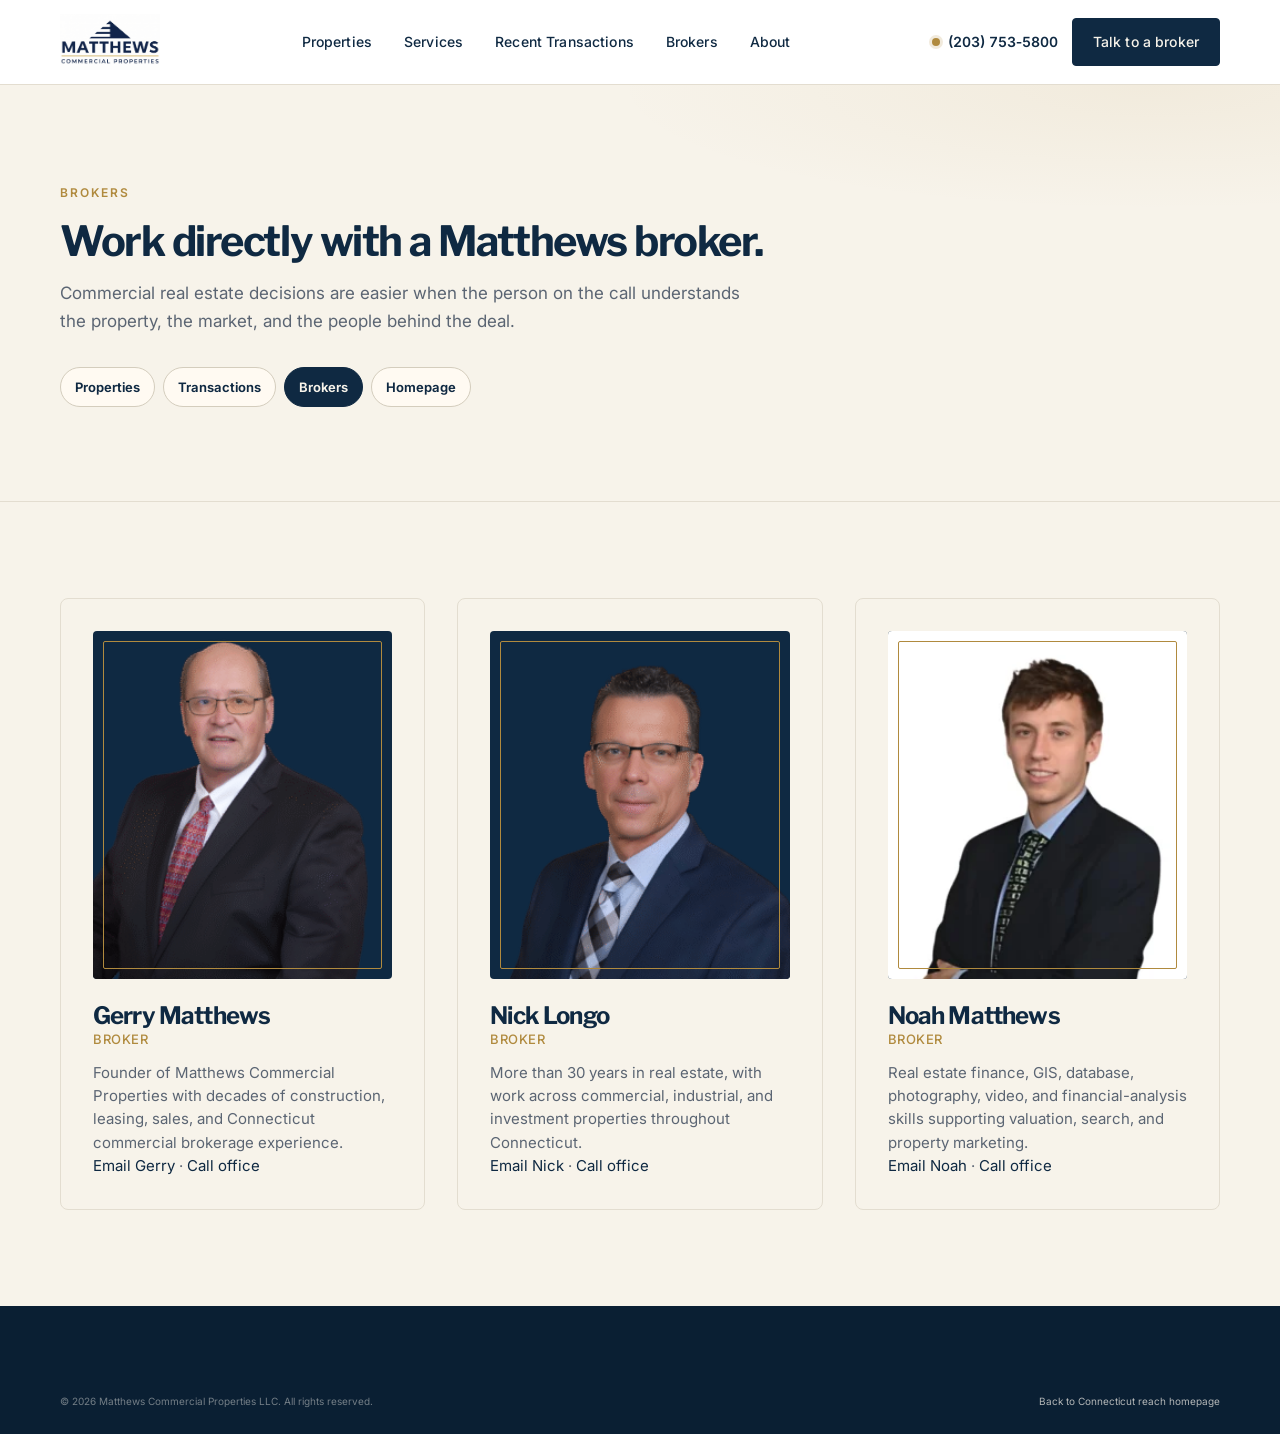
<file: brokers-connecticut.html>
<!doctype html>
<html lang="en">
  <head>
    <meta charset="utf-8" />
    <meta name="viewport" content="width=device-width,initial-scale=1" />
    <title>Brokers — Matthews Commercial Properties</title>
    <meta name="description" content="Meet the Matthews Commercial Properties brokers and contact the firm about commercial real estate in Connecticut." />
    <meta name="theme-color" content="#0f2942" />
    <link rel="preconnect" href="https://fonts.googleapis.com" />
    <link rel="preconnect" href="https://fonts.gstatic.com" crossorigin />
    <link href="https://fonts.googleapis.com/css2?family=Inter:wght@300..700&family=Libre+Franklin:wght@400..800&display=swap" rel="stylesheet" />
    <link rel="stylesheet" href="css/styles.css" />
  </head>
  <body class="page-connecticut-reach">
    <header class="site-header" id="siteHeader">
      <div class="container header-inner">
        <a href="connecticut-reach.html" class="brand" aria-label="Matthews Commercial Properties home">
          <img class="brand-logo" src="assets/matthews-logo.jpg" alt="Matthews Commercial Properties" width="1935" height="1080" />
        </a>
        <nav class="primary-nav" aria-label="Primary">
          <ul>
            <li><a href="properties-connecticut.html">Properties</a></li>
            <li><a href="connecticut-reach.html#services">Services</a></li>
            <li><a href="transactions-connecticut.html">Recent Transactions</a></li>
            <li><a href="brokers-connecticut.html">Brokers</a></li>
            <li><a href="connecticut-reach.html#about">About</a></li>
          </ul>
        </nav>
        <div class="header-cta">
          <a class="phone-link" href="tel:+12037535800"><span class="phone-dot" aria-hidden="true"></span>(203) 753&#8209;5800</a>
          <a class="btn btn-primary" href="connecticut-reach.html#contact">Talk to a broker</a>
          <button class="nav-toggle" id="navToggle" aria-expanded="false" aria-controls="mobileNav" aria-label="Menu">
            <span></span><span></span><span></span>
          </button>
        </div>
      </div>
      <div class="mobile-nav" id="mobileNav" hidden>
        <ul>
          <li><a href="properties-connecticut.html">Properties</a></li>
          <li><a href="connecticut-reach.html#services">Services</a></li>
          <li><a href="transactions-connecticut.html">Recent Transactions</a></li>
          <li><a href="brokers-connecticut.html">Brokers</a></li>
          <li><a href="connecticut-reach.html#about">About</a></li>
          <li><a href="connecticut-reach.html#contact">Contact</a></li>
        </ul>
      </div>
    </header>

    <main>
      <section class="subpage-hero">
        <div class="container">
          <span class="kicker">Brokers</span>
          <h1>Work directly with a Matthews broker.</h1>
          <p>
            Commercial real estate decisions are easier when the person on the call understands the
            property, the market, and the people behind the deal.
          </p>
          <nav class="subpage-tabs" aria-label="Site pages">
            <a href="properties-connecticut.html">Properties</a>
            <a href="transactions-connecticut.html">Transactions</a>
            <a class="is-active" href="brokers-connecticut.html">Brokers</a>
            <a href="connecticut-reach.html">Homepage</a>
          </nav>
        </div>
      </section>

      <section class="subpage-section">
        <div class="container">
          <div class="broker-list">
            <article class="team-card">
              <div class="team-portrait"><img src="assets/gerry-matthews.png" alt="Gerry Matthews" width="270" height="340" /></div>
              <h2>Gerry Matthews</h2>
              <p class="team-role">Broker</p>
              <p class="team-bio">Founder of Matthews Commercial Properties with decades of construction, leasing, sales, and Connecticut commercial brokerage experience.</p>
              <p class="team-bio"><a href="mailto:info@matthewscommercial.com">Email Gerry</a> · <a href="tel:+12037535800">Call office</a></p>
            </article>
            <article class="team-card">
              <div class="team-portrait"><img src="assets/nick-longo.png" alt="Nick Longo" width="270" height="340" /></div>
              <h2>Nick Longo</h2>
              <p class="team-role">Broker</p>
              <p class="team-bio">More than 30 years in real estate, with work across commercial, industrial, and investment properties throughout Connecticut.</p>
              <p class="team-bio"><a href="mailto:info@matthewscommercial.com">Email Nick</a> · <a href="tel:+12037535800">Call office</a></p>
            </article>
            <article class="team-card">
              <div class="team-portrait"><img src="assets/noah-matthews.webp" alt="Noah Matthews" width="270" height="340" /></div>
              <h2>Noah Matthews</h2>
              <p class="team-role">Broker</p>
              <p class="team-bio">Real estate finance, GIS, database, photography, video, and financial-analysis skills supporting valuation, search, and property marketing.</p>
              <p class="team-bio"><a href="mailto:info@matthewscommercial.com">Email Noah</a> · <a href="tel:+12037535800">Call office</a></p>
            </article>
          </div>
        </div>
      </section>
    </main>

    <footer class="site-footer">
      <div class="container footer-meta">
        <small>© <span id="year"></span> Matthews Commercial Properties LLC. All rights reserved.</small>
        <small><a href="connecticut-reach.html">Back to Connecticut reach homepage</a></small>
      </div>
    </footer>
    <script src="js/connecticut-reach.js" defer></script>
  </body>
</html>
</file>
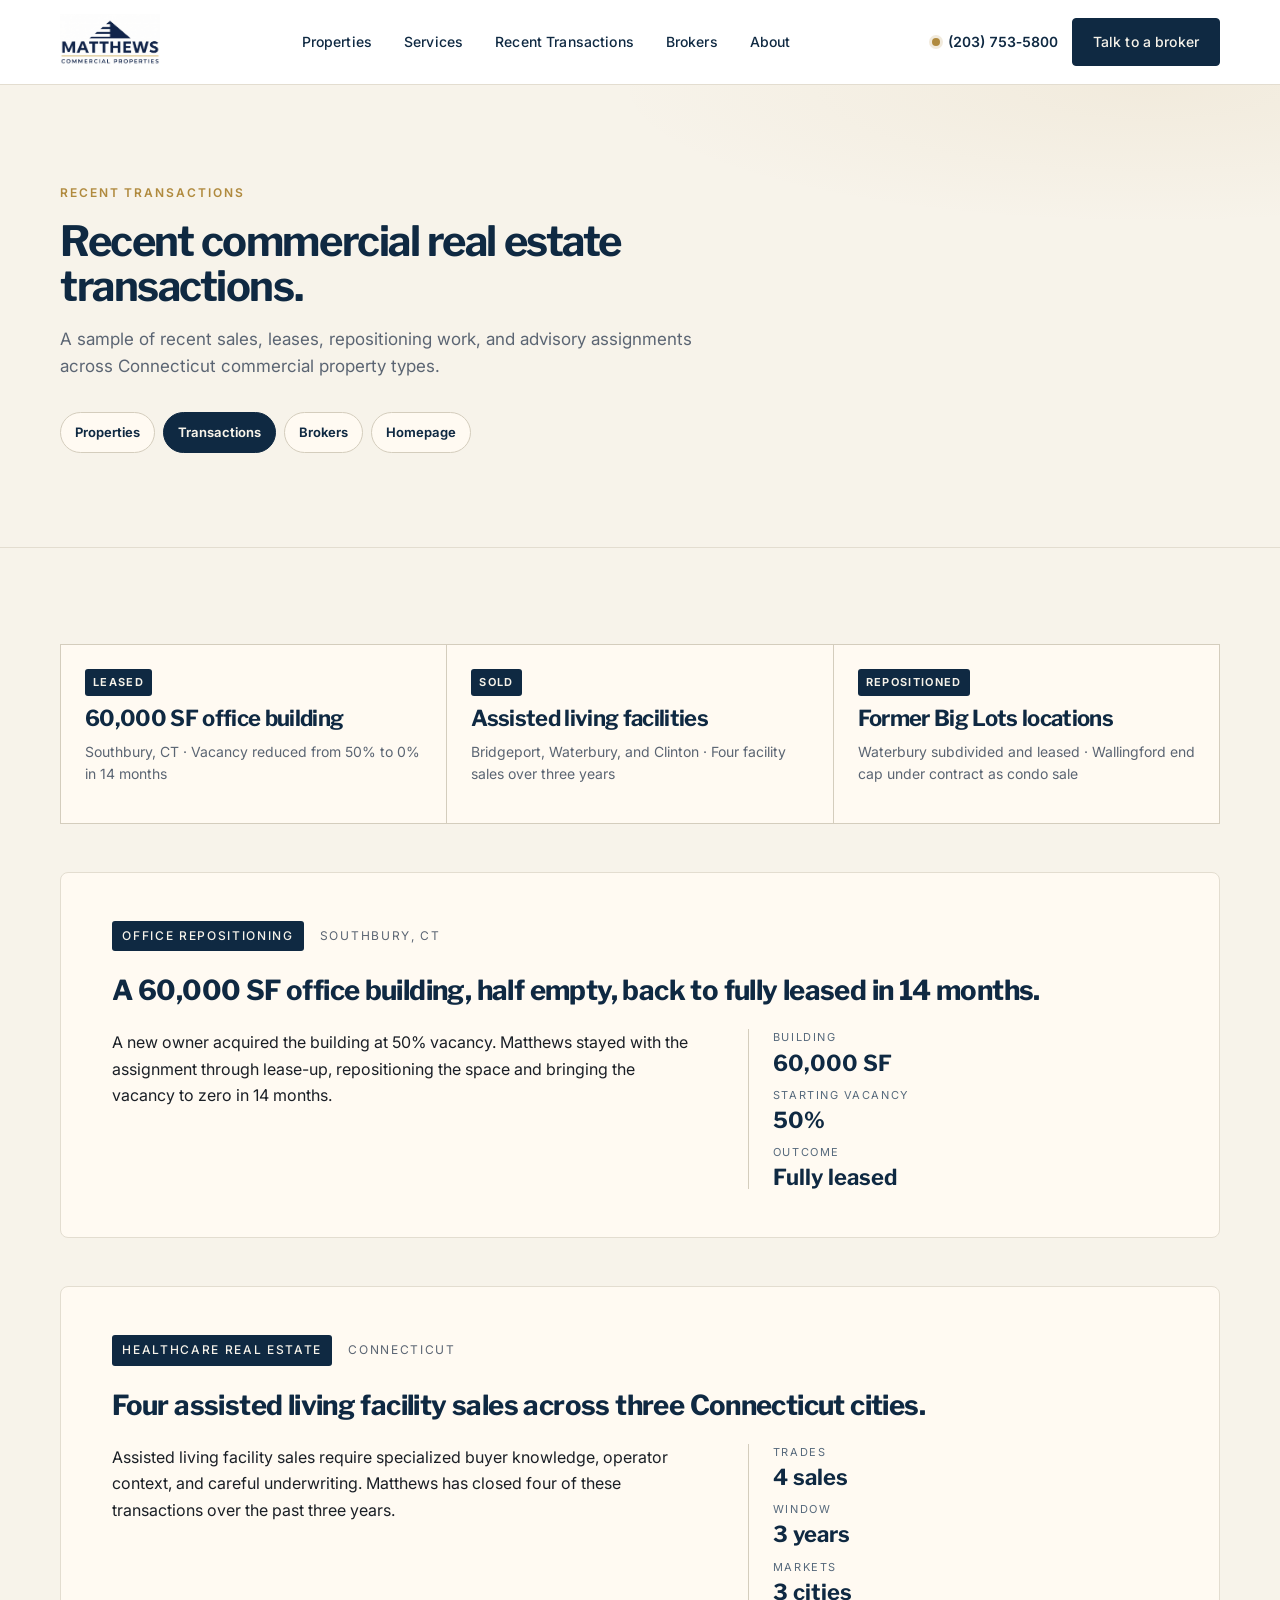
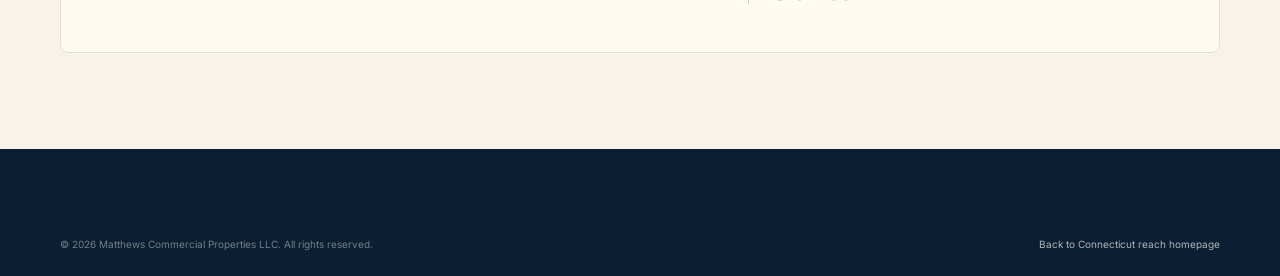
<file: transactions-connecticut.html>
<!doctype html>
<html lang="en">
  <head>
    <meta charset="utf-8" />
    <meta name="viewport" content="width=device-width,initial-scale=1" />
    <title>Recent Transactions — Matthews Commercial Properties</title>
    <meta name="description" content="Recent commercial real estate transactions and selected case studies from Matthews Commercial Properties." />
    <meta name="theme-color" content="#0f2942" />
    <link rel="preconnect" href="https://fonts.googleapis.com" />
    <link rel="preconnect" href="https://fonts.gstatic.com" crossorigin />
    <link href="https://fonts.googleapis.com/css2?family=Inter:wght@300..700&family=Libre+Franklin:wght@400..800&display=swap" rel="stylesheet" />
    <link rel="stylesheet" href="css/styles.css" />
  </head>
  <body class="page-connecticut-reach">
    <header class="site-header" id="siteHeader">
      <div class="container header-inner">
        <a href="connecticut-reach.html" class="brand" aria-label="Matthews Commercial Properties home">
          <img class="brand-logo" src="assets/matthews-logo.jpg" alt="Matthews Commercial Properties" width="1935" height="1080" />
        </a>
        <nav class="primary-nav" aria-label="Primary">
          <ul>
            <li><a href="properties-connecticut.html">Properties</a></li>
            <li><a href="connecticut-reach.html#services">Services</a></li>
            <li><a href="transactions-connecticut.html">Recent Transactions</a></li>
            <li><a href="brokers-connecticut.html">Brokers</a></li>
            <li><a href="connecticut-reach.html#about">About</a></li>
          </ul>
        </nav>
        <div class="header-cta">
          <a class="phone-link" href="tel:+12037535800"><span class="phone-dot" aria-hidden="true"></span>(203) 753&#8209;5800</a>
          <a class="btn btn-primary" href="connecticut-reach.html#contact">Talk to a broker</a>
          <button class="nav-toggle" id="navToggle" aria-expanded="false" aria-controls="mobileNav" aria-label="Menu">
            <span></span><span></span><span></span>
          </button>
        </div>
      </div>
      <div class="mobile-nav" id="mobileNav" hidden>
        <ul>
          <li><a href="properties-connecticut.html">Properties</a></li>
          <li><a href="connecticut-reach.html#services">Services</a></li>
          <li><a href="transactions-connecticut.html">Recent Transactions</a></li>
          <li><a href="brokers-connecticut.html">Brokers</a></li>
          <li><a href="connecticut-reach.html#about">About</a></li>
          <li><a href="connecticut-reach.html#contact">Contact</a></li>
        </ul>
      </div>
    </header>

    <main>
      <section class="subpage-hero">
        <div class="container">
          <span class="kicker">Recent transactions</span>
          <h1>Recent commercial real estate transactions.</h1>
          <p>
            A sample of recent sales, leases, repositioning work, and advisory assignments across
            Connecticut commercial property types.
          </p>
          <nav class="subpage-tabs" aria-label="Site pages">
            <a href="properties-connecticut.html">Properties</a>
            <a class="is-active" href="transactions-connecticut.html">Transactions</a>
            <a href="brokers-connecticut.html">Brokers</a>
            <a href="connecticut-reach.html">Homepage</a>
          </nav>
        </div>
      </section>

      <section class="subpage-section">
        <div class="container">
          <div class="transaction-list">
            <article><span>Leased</span><strong>60,000 SF office building</strong><em>Southbury, CT · Vacancy reduced from 50% to 0% in 14 months</em></article>
            <article><span>Sold</span><strong>Assisted living facilities</strong><em>Bridgeport, Waterbury, and Clinton · Four facility sales over three years</em></article>
            <article><span>Repositioned</span><strong>Former Big Lots locations</strong><em>Waterbury subdivided and leased · Wallingford end cap under contract as condo sale</em></article>
          </div>

          <div class="case-stack">
            <article class="case">
              <div class="case-meta"><span class="case-tag">Office repositioning</span><span class="case-loc">Southbury, CT</span></div>
              <h2 class="case-title">A 60,000 SF office building, half empty, back to fully leased in 14 months.</h2>
              <div class="case-body">
                <p>A new owner acquired the building at 50% vacancy. Matthews stayed with the assignment through lease-up, repositioning the space and bringing the vacancy to zero in 14 months.</p>
                <dl class="case-stats"><div><dt>Building</dt><dd>60,000 SF</dd></div><div><dt>Starting vacancy</dt><dd>50%</dd></div><div><dt>Outcome</dt><dd>Fully leased</dd></div></dl>
              </div>
            </article>
            <article class="case">
              <div class="case-meta"><span class="case-tag">Healthcare real estate</span><span class="case-loc">Connecticut</span></div>
              <h2 class="case-title">Four assisted living facility sales across three Connecticut cities.</h2>
              <div class="case-body">
                <p>Assisted living facility sales require specialized buyer knowledge, operator context, and careful underwriting. Matthews has closed four of these transactions over the past three years.</p>
                <dl class="case-stats"><div><dt>Trades</dt><dd>4 sales</dd></div><div><dt>Window</dt><dd>3 years</dd></div><div><dt>Markets</dt><dd>3 cities</dd></div></dl>
              </div>
            </article>
          </div>
        </div>
      </section>
    </main>

    <footer class="site-footer">
      <div class="container footer-meta">
        <small>© <span id="year"></span> Matthews Commercial Properties LLC. All rights reserved.</small>
        <small><a href="connecticut-reach.html">Back to Connecticut reach homepage</a></small>
      </div>
    </footer>
    <script src="js/connecticut-reach.js" defer></script>
  </body>
</html>
</file>
<file: css/styles.css>
/* ============================================================
   Matthews Commercial Properties — concept redesign
   Hand-coded HTML/CSS/JS. Single-page scroll layout.
   ============================================================ */

:root {
  /* Brand palette — navy/ink + warm cream + muted gold + slate */
  --ink: #0f2942;            /* deep navy, primary */
  --ink-2: #16334f;          /* navy hover / softer */
  --ink-3: #1a3b5c;
  --gold: #b08a3e;           /* logo brass accent */
  --gold-2: #c79a4a;
  --clay: #8d5a3b;           /* warmer regional / masonry note */
  --slate: #56697c;
  --slate-2: #7d8a99;

  --cream: #f7f3ea;          /* warm off-white background */
  --cream-2: #f0e8dc;
  --paper: #fffaf2;          /* lighter card surface */
  --paper-pure: #ffffff;     /* clean white for logo lockups */
  --rule: #e3ddd0;
  --rule-2: #d4cdbd;

  --text: #1a1f26;
  --text-muted: #5b6573;
  --text-faint: #8d97a3;

  /* Spacing scale */
  --s-1: 4px;
  --s-2: 8px;
  --s-3: 12px;
  --s-4: 16px;
  --s-5: 24px;
  --s-6: 32px;
  --s-7: 48px;
  --s-8: 64px;
  --s-9: 96px;
  --s-10: 128px;

  /* Type */
  --font-display: 'Libre Franklin', 'Inter', system-ui, -apple-system, 'Segoe UI', sans-serif;
  --font-body: 'Inter', system-ui, -apple-system, 'Segoe UI', sans-serif;

  --radius-sm: 4px;
  --radius-md: 8px;
  --radius-lg: 14px;

  --shadow-sm: 0 1px 2px rgba(15, 41, 66, 0.05), 0 2px 8px rgba(15, 41, 66, 0.04);
  --shadow-md: 0 4px 12px rgba(15, 41, 66, 0.08), 0 12px 32px rgba(15, 41, 66, 0.06);
  --shadow-lg: 0 20px 60px rgba(15, 41, 66, 0.18);

  --ease-out: cubic-bezier(0.16, 1, 0.3, 1);

  --header-h: 84px;
}

/* ============== reset ============== */
*, *::before, *::after { box-sizing: border-box; }
html { -webkit-text-size-adjust: 100%; scroll-behavior: smooth; }
body {
  margin: 0;
  font-family: var(--font-body);
  font-size: 16px;
  line-height: 1.55;
  color: var(--text);
  background: var(--cream);
  -webkit-font-smoothing: antialiased;
  -moz-osx-font-smoothing: grayscale;
}
img, svg { display: block; max-width: 100%; }
button { font: inherit; cursor: pointer; }
a { color: var(--ink); text-decoration: none; transition: color .2s var(--ease-out); }
a:hover { color: var(--gold); }
h1, h2, h3, h4 { margin: 0; font-family: var(--font-display); font-weight: 700; line-height: 1.08; letter-spacing: -0.035em; color: var(--ink); }
p { margin: 0 0 1em; }
ul { margin: 0; padding: 0; list-style: none; }

.skip-link {
  position: absolute; left: -9999px; top: 0;
  background: var(--ink); color: #fff; padding: 12px 18px; z-index: 200; border-radius: 0 0 8px 0;
}
.skip-link:focus { left: 0; }

::selection { background: var(--ink); color: var(--cream); }

/* ============== container ============== */
.container {
  width: 100%;
  max-width: 1240px;
  margin: 0 auto;
  padding: 0 clamp(20px, 4vw, 40px);
}

/* ============== buttons ============== */
.btn {
  display: inline-flex; align-items: center; gap: 8px;
  padding: 12px 20px;
  font-family: var(--font-body);
  font-size: 14px;
  font-weight: 500;
  letter-spacing: 0.01em;
  border-radius: var(--radius-sm);
  border: 1px solid transparent;
  transition: all .25s var(--ease-out);
  white-space: nowrap;
  cursor: pointer;
}
.btn-lg { padding: 15px 26px; font-size: 15px; }

.btn-primary {
  background: var(--ink);
  color: var(--cream);
  border-color: var(--ink);
}
.btn-primary:hover {
  background: var(--ink-2);
  color: #fff;
  transform: translateY(-1px);
  box-shadow: var(--shadow-md);
}

.btn-ghost {
  background: transparent;
  color: var(--ink);
  border-color: var(--ink);
}
.btn-ghost:hover { background: var(--ink); color: var(--cream); }

.btn-outline-light {
  background: transparent;
  color: var(--cream);
  border-color: rgba(245, 241, 234, 0.4);
  padding: 14px 24px;
}
.btn-outline-light:hover { background: var(--cream); color: var(--ink); border-color: var(--cream); }

/* ============== HEADER ============== */
.site-header {
  position: sticky; top: 0; z-index: 80;
  background: var(--paper-pure);
  border-bottom: 1px solid var(--rule);
  transition: box-shadow .3s var(--ease-out), background .3s var(--ease-out);
}
.site-header.is-scrolled {
  box-shadow: var(--shadow-sm);
  background: rgba(255, 255, 255, 0.95);
  backdrop-filter: blur(10px);
}
.header-inner {
  display: flex;
  align-items: center;
  justify-content: space-between;
  gap: var(--s-5);
  min-height: var(--header-h);
  padding-top: var(--s-3);
  padding-bottom: var(--s-3);
}

/* Brand lockup */
.brand { display: inline-flex; align-items: center; gap: 14px; color: var(--ink); }
.brand:hover { color: var(--ink); }
.brand-logo {
  height: 56px;
  width: auto;
  display: block;
  /* Keep proportions: original is ~1935x1080. height 56 -> width ~100 */
}
.brand-text { display: none; }  /* image is the wordmark now */

/* Primary nav */
.primary-nav ul {
  display: flex; gap: 4px; align-items: center;
}
.primary-nav a {
  display: inline-block;
  font-size: 14px;
  font-weight: 500;
  color: var(--ink);
  padding: 10px 14px;
  letter-spacing: 0.01em;
  position: relative;
}
.primary-nav a::after {
  content: '';
  position: absolute; left: 14px; right: 14px; bottom: 6px;
  height: 1px; background: var(--gold);
  transform: scaleX(0); transform-origin: left;
  transition: transform .3s var(--ease-out);
}
.primary-nav a:hover::after { transform: scaleX(1); }

.header-cta { display: inline-flex; align-items: center; gap: 14px; }
.phone-link {
  display: inline-flex; align-items: center; gap: 8px;
  font-size: 14px; font-weight: 600; color: var(--ink);
  font-variant-numeric: tabular-nums;
}
.phone-dot {
  width: 8px; height: 8px; border-radius: 50%; background: var(--gold);
  box-shadow: 0 0 0 3px rgba(176, 138, 62, 0.18);
}
.phone-link:hover { color: var(--gold); }

.nav-toggle {
  display: none;
  background: transparent;
  border: 1px solid var(--rule-2);
  padding: 9px 10px;
  border-radius: var(--radius-sm);
  flex-direction: column; gap: 4px;
  width: 38px;
}
.nav-toggle span {
  display: block; height: 1.5px; width: 18px; background: var(--ink);
  transition: transform .25s var(--ease-out), opacity .25s var(--ease-out);
}
.nav-toggle[aria-expanded="true"] span:nth-child(1) { transform: translateY(5.5px) rotate(45deg); }
.nav-toggle[aria-expanded="true"] span:nth-child(2) { opacity: 0; }
.nav-toggle[aria-expanded="true"] span:nth-child(3) { transform: translateY(-5.5px) rotate(-45deg); }

.mobile-nav {
  border-top: 1px solid var(--rule);
  padding: var(--s-3) 0 var(--s-5);
  background: var(--paper-pure);
}
.mobile-nav ul { padding: 0 clamp(20px, 4vw, 40px); display: flex; flex-direction: column; gap: 2px; }
.mobile-nav a {
  display: block; padding: 12px 0;
  font-size: 16px; font-weight: 500; color: var(--ink);
  border-bottom: 1px solid var(--rule);
}

/* ============== HERO ============== */
.hero {
  position: relative;
  padding: clamp(64px, 12vw, 140px) 0 clamp(56px, 10vw, 120px);
  background:
    radial-gradient(ellipse 80% 60% at 90% 0%, rgba(176, 138, 62, 0.08), transparent 60%),
    radial-gradient(ellipse 60% 50% at 0% 100%, rgba(15, 41, 66, 0.04), transparent 60%),
    var(--cream);
  overflow: hidden;
}
.hero-grid-bg {
  position: absolute; inset: 0;
  background-image:
    linear-gradient(to right, rgba(15, 41, 66, 0.05) 1px, transparent 1px),
    linear-gradient(to bottom, rgba(15, 41, 66, 0.05) 1px, transparent 1px);
  background-size: 80px 80px;
  mask-image: radial-gradient(ellipse 100% 80% at 50% 50%, black 30%, transparent 80%);
  pointer-events: none;
}
.hero-inner { position: relative; max-width: 1080px; }
.hero-inner { max-width: 1240px; }
.hero-main {
  display: grid;
  grid-template-columns: minmax(0, 1.08fr) minmax(320px, 0.72fr);
  gap: clamp(40px, 6vw, 88px);
  align-items: center;
  margin-bottom: var(--s-8);
}
.hero-copy { min-width: 0; }

.hero-eyebrow {
  display: inline-flex; align-items: center; gap: 12px;
  font-size: 13px; font-weight: 500;
  color: var(--ink);
  letter-spacing: 0.08em;
  text-transform: uppercase;
  margin-bottom: var(--s-6);
}
.eyebrow-line { display: inline-block; width: 32px; height: 1px; background: var(--gold); }
.kicker {
  display: inline-block;
  font-family: var(--font-body);
  font-size: 12px;
  font-weight: 600;
  color: var(--gold);
  letter-spacing: 0.16em;
  text-transform: uppercase;
  margin-bottom: var(--s-4);
}
.kicker-light { color: var(--gold-2); }

.hero-title {
  font-family: var(--font-display);
  font-size: clamp(44px, 5.15vw, 70px);
  font-weight: 760;
  line-height: 1.02;
  letter-spacing: -0.052em;
  color: var(--ink);
  margin: 0 0 var(--s-5);
}
.hero-title em { font-style: normal; color: var(--clay); font-weight: 760; }

.page-connecticut-reach .hero-title {
  max-width: 15.5ch;
  font-size: clamp(36px, 4vw, 52px);
  line-height: 1.08;
  letter-spacing: -0.042em;
}

.page-connecticut-reach .hero-title span {
  display: block;
  white-space: nowrap;
}

.page-connecticut-reach .hero-lede {
  max-width: 56ch;
}

.page-connecticut-reach .section-head h2 {
  font-size: clamp(24px, 2.35vw, 34px);
  line-height: 1.16;
  letter-spacing: -0.026em;
}

.page-connecticut-reach .proof-teaser-copy h2,
.page-connecticut-reach .property-map-copy h3,
.page-connecticut-reach .contact-copy h2,
.page-connecticut-reach .about-copy h2 {
  font-size: clamp(24px, 2.25vw, 32px);
  line-height: 1.18;
  letter-spacing: -0.024em;
}

.page-connecticut-reach .section {
  padding: clamp(48px, 7vw, 82px) 0;
}

.page-connecticut-reach .section-head {
  max-width: 660px;
  margin-bottom: var(--s-6);
}

.page-connecticut-reach .section-lead {
  font-size: 16px;
}

.page-connecticut-reach .case-title {
  font-size: clamp(22px, 2.15vw, 30px);
  letter-spacing: -0.022em;
}

.hero-lede {
  max-width: 60ch;
  font-size: clamp(17px, 1.4vw, 19px);
  line-height: 1.6;
  color: var(--text);
  margin-bottom: var(--s-6);
}

.hero-ctas { display: flex; flex-wrap: wrap; gap: 12px; }

.hero-listings {
  background: var(--paper-pure);
  border: 1px solid var(--rule-2);
  border-radius: var(--radius-md);
  box-shadow: var(--shadow-md);
  overflow: hidden;
}
.hero-listings-head {
  display: flex;
  align-items: baseline;
  justify-content: space-between;
  gap: var(--s-3);
  padding: var(--s-4) var(--s-5);
  border-bottom: 1px solid var(--rule);
}
.hero-listings-head span {
  color: var(--gold);
  font-size: 11px;
  font-weight: 650;
  letter-spacing: 0.12em;
  text-transform: uppercase;
}
.hero-listings-head strong {
  color: var(--ink);
  font-size: 13px;
  font-weight: 650;
}
.hero-listing-items {
  display: flex;
  flex-direction: column;
}
.hero-listing-items a {
  display: grid;
  grid-template-columns: 88px minmax(0, 1fr);
  grid-template-rows: auto auto auto;
  column-gap: 14px;
  row-gap: 2px;
  align-items: center;
  padding: 14px var(--s-5);
  border-bottom: 1px solid var(--rule);
  color: var(--ink);
}
.hero-listing-items a:last-child { border-bottom: 0; }
.hero-listing-items a:hover {
  background: var(--paper);
  color: var(--ink);
}
.hero-listing-items img {
  grid-row: 1 / 4;
  width: 88px;
  height: 64px;
  object-fit: cover;
  border: 1px solid var(--rule);
  border-radius: 6px;
  box-shadow: 0 8px 20px rgba(30, 36, 43, 0.08);
}
.hero-listing-items span {
  color: var(--gold);
  font-size: 10px;
  font-weight: 700;
  letter-spacing: 0.12em;
  text-transform: uppercase;
}
.hero-listing-items strong {
  font-size: 16px;
  line-height: 1.2;
}
.hero-listing-items small {
  color: var(--text-muted);
  font-size: 13px;
}

.hero-marquee {
  display: grid;
  grid-template-columns: repeat(4, minmax(0, 1fr));
  gap: 1px;
  background: var(--rule-2);
  border: 1px solid var(--rule-2);
  margin: 0;
}
.hero-marquee > div {
  background: var(--cream);
  padding: var(--s-5) var(--s-5);
}
.hero-marquee dt {
  font-size: 11px;
  letter-spacing: 0.14em;
  text-transform: uppercase;
  color: var(--slate);
  font-weight: 500;
  margin-bottom: 8px;
}
.hero-marquee dd {
  margin: 0;
  font-family: var(--font-display);
  font-size: clamp(30px, 4vw, 42px);
  font-weight: 700;
  color: var(--ink);
  line-height: 1;
  font-variant-numeric: tabular-nums;
}
.hero-marquee dd span {
  font-family: var(--font-body);
  font-size: 14px;
  font-weight: 500;
  color: var(--slate);
  letter-spacing: 0;
  margin-left: 4px;
}

/* ============== TRUST STRIP ============== */
.market-snapshot {
  background: var(--paper);
  border-top: 1px solid var(--rule);
  border-bottom: 1px solid var(--rule);
  padding: clamp(56px, 8vw, 90px) 0;
}
.snapshot-grid {
  display: grid;
  grid-template-columns: 0.85fr 1.25fr;
  gap: var(--s-8);
  align-items: center;
}
.snapshot-copy h2 {
  font-size: clamp(32px, 4vw, 50px);
  margin-bottom: var(--s-4);
}
.snapshot-copy p {
  color: var(--text-muted);
  max-width: 48ch;
  line-height: 1.65;
  margin-bottom: var(--s-6);
}
.snapshot-actions {
  display: flex;
  flex-wrap: wrap;
  gap: 10px;
}
.snapshot-panel {
  display: grid;
  grid-template-columns: 1.25fr 0.85fr;
  gap: 1px;
  background: var(--rule-2);
  border: 1px solid var(--rule-2);
  border-radius: var(--radius-md);
  overflow: hidden;
  box-shadow: var(--shadow-sm);
}
.snapshot-map {
  min-height: 360px;
  background: var(--cream);
  color: var(--ink);
}
.snapshot-map svg { width: 100%; height: 100%; }
.snapshot-pins circle {
  fill: var(--ink);
  stroke: var(--cream);
  stroke-width: 3;
}
.snapshot-pins .pin-featured circle { fill: var(--gold); }
.snapshot-pins text {
  fill: var(--ink);
  font-size: 13px;
  font-weight: 600;
  paint-order: stroke;
  stroke: var(--cream);
  stroke-width: 4px;
  stroke-linejoin: round;
}
.snapshot-list {
  background: var(--paper-pure);
  display: flex;
  flex-direction: column;
}
.snapshot-list article {
  padding: var(--s-5);
  border-bottom: 1px solid var(--rule);
}
.snapshot-list article:last-child { border-bottom: 0; }
.snapshot-list span {
  display: block;
  font-size: 11px;
  font-weight: 600;
  letter-spacing: 0.12em;
  text-transform: uppercase;
  color: var(--gold);
  margin-bottom: 8px;
}
.snapshot-list h3 {
  font-family: var(--font-body);
  font-size: 17px;
  font-weight: 650;
  letter-spacing: -0.01em;
  margin-bottom: 4px;
}
.snapshot-list p {
  color: var(--text-muted);
  font-size: 13px;
  line-height: 1.45;
  margin: 0;
}

.strip {
  background: var(--ink);
  color: var(--cream);
  padding: var(--s-5) 0;
}
.strip-inner {
  display: flex; align-items: center; justify-content: space-between;
  gap: var(--s-5);
  flex-wrap: wrap;
}
.strip-item { display: flex; flex-direction: column; gap: 4px; min-width: 200px; }
.strip-label {
  font-size: 11px;
  letter-spacing: 0.16em;
  text-transform: uppercase;
  color: var(--gold-2);
  font-weight: 500;
}
.strip-value { font-size: 15px; color: #f4efe5; font-weight: 400; }
.strip-divider { width: 1px; height: 36px; background: rgba(245, 241, 234, 0.2); }

/* ============== PAGE ARCHITECTURE ============== */
.page-architecture {
  background: var(--paper);
  border-bottom: 1px solid var(--rule);
  padding: clamp(44px, 7vw, 76px) 0;
}
.page-architecture-grid {
  display: grid;
  grid-template-columns: 0.8fr 1.4fr;
  gap: clamp(28px, 5vw, 64px);
  align-items: start;
}
.page-architecture-copy h2 {
  font-size: clamp(24px, 2.3vw, 32px);
  line-height: 1.16;
  letter-spacing: -0.024em;
  margin-bottom: var(--s-4);
}
.page-architecture-copy p {
  color: var(--text-muted);
  font-size: 16px;
  line-height: 1.6;
  margin: 0;
  max-width: 42ch;
}
.page-card-grid {
  display: grid;
  grid-template-columns: repeat(3, 1fr);
  gap: 1px;
  background: var(--rule-2);
  border: 1px solid var(--rule-2);
}
.page-card {
  background: var(--cream);
  padding: var(--s-5);
  min-height: 188px;
  display: flex;
  flex-direction: column;
  color: var(--ink);
}
.page-card:hover {
  background: var(--paper-pure);
  color: var(--ink);
}
.page-card span {
  color: var(--gold);
  font-size: 11px;
  font-weight: 700;
  letter-spacing: 0.12em;
  text-transform: uppercase;
  margin-bottom: var(--s-3);
}
.page-card strong {
  font-family: var(--font-display);
  font-size: 22px;
  line-height: 1.14;
  letter-spacing: -0.03em;
  margin-bottom: var(--s-3);
}
.page-card em {
  color: var(--text-muted);
  font-size: 14px;
  line-height: 1.5;
  font-style: normal;
  margin-bottom: var(--s-4);
}
.page-card small {
  color: var(--ink);
  margin-top: auto;
  font-weight: 650;
  font-size: 13px;
}

/* ============== WORKING STYLE ============== */
.proof-teaser {
  background: var(--paper);
  border-bottom: 1px solid var(--rule);
  padding: clamp(42px, 6vw, 68px) 0;
}
.proof-teaser-grid {
  display: grid;
  grid-template-columns: 0.75fr 1.45fr;
  gap: clamp(32px, 5vw, 72px);
  align-items: start;
}
.proof-teaser-copy h2 {
  font-size: clamp(26px, 3vw, 38px);
  line-height: 1.12;
  letter-spacing: -0.04em;
  max-width: 16ch;
}
.proof-teaser-cards {
  display: grid;
  grid-template-columns: repeat(3, 1fr);
  gap: 1px;
  background: var(--rule-2);
  border: 1px solid var(--rule-2);
}
.proof-teaser-cards article {
  background: var(--cream);
  padding: var(--s-5) var(--s-5) var(--s-6);
  min-height: 132px;
}
.proof-teaser-cards strong {
  display: block;
  color: var(--ink);
  font-family: var(--font-body);
  font-size: 17px;
  font-weight: 750;
  line-height: 1.2;
  letter-spacing: -0.015em;
  margin-bottom: 10px;
}
.proof-teaser-cards span {
  display: block;
  color: var(--text-muted);
  font-size: 14px;
  line-height: 1.55;
}

/* ============== SECTIONS ============== */
.section {
  padding: clamp(80px, 11vw, 140px) 0;
}
.section-head {
  max-width: 760px;
  margin-bottom: var(--s-8);
}
.section-head h2 {
  font-size: clamp(34px, 4.5vw, 56px);
  line-height: 1.05;
  letter-spacing: -0.045em;
  margin-bottom: var(--s-5);
}
.section-lead {
  font-size: 17px;
  line-height: 1.6;
  color: var(--text-muted);
  max-width: 60ch;
}
.section-head-row {
  display: flex; justify-content: space-between; gap: var(--s-5) var(--s-7);
  flex-wrap: wrap; align-items: flex-end; max-width: none;
}
.section-head-row > div { max-width: 640px; }
.section-head-row .filter-bar { flex-shrink: 0; }

.section-dark {
  background: var(--ink);
  color: var(--cream);
}
.section-dark h2, .section-dark h3 { color: var(--cream); }
.section-dark .section-lead { color: rgba(245, 241, 234, 0.72); }

/* ============== SERVICES ============== */
.services-grid {
  display: grid;
  grid-template-columns: repeat(2, 1fr);
  gap: 1px;
  background: var(--rule-2);
  border: 1px solid var(--rule-2);
}
.service-card {
  background: var(--cream);
  padding: var(--s-7) var(--s-6);
  position: relative;
  transition: background .25s var(--ease-out);
}
.service-card:hover { background: var(--paper); }
.service-num {
  font-family: var(--font-display);
  font-size: 22px;
  color: var(--gold);
  font-weight: 700;
  margin-bottom: var(--s-5);
  letter-spacing: 0.04em;
}
.service-card h3 {
  font-size: 30px;
  line-height: 1.1;
  letter-spacing: -0.035em;
  margin-bottom: var(--s-4);
}
.service-card p { color: var(--text); line-height: 1.6; margin-bottom: var(--s-5); }
.service-list {
  display: flex; flex-direction: column; gap: 6px;
  border-top: 1px solid var(--rule-2);
  padding-top: var(--s-4);
}
.service-list li {
  font-size: 14px;
  color: var(--text-muted);
  padding-left: 18px;
  position: relative;
}
.service-list li::before {
  content: ''; position: absolute; left: 0; top: 9px;
  width: 8px; height: 1px; background: var(--gold);
}

.service-footnote {
  margin-top: var(--s-7);
  padding: var(--s-4) var(--s-5);
  background: var(--paper);
  border-left: 3px solid var(--gold);
  font-size: 14px;
  color: var(--text-muted);
  display: flex; gap: 12px; align-items: flex-start;
}
.service-footnote span { color: var(--gold); font-weight: 700; }

/* ============== PROPERTIES ============== */
.filter-bar {
  display: flex; flex-wrap: wrap; gap: 6px;
  padding: 6px;
  background: rgba(245, 241, 234, 0.06);
  border: 1px solid rgba(245, 241, 234, 0.14);
  border-radius: 999px;
}
.chip {
  background: transparent;
  border: none;
  color: rgba(245, 241, 234, 0.7);
  padding: 8px 16px;
  border-radius: 999px;
  font-size: 13px;
  font-weight: 500;
  letter-spacing: 0.01em;
  transition: all .2s var(--ease-out);
}
.chip:hover { color: var(--cream); }
.chip.is-active {
  background: var(--cream);
  color: var(--ink);
}

.property-grid {
  display: grid;
  grid-template-columns: repeat(3, 1fr);
  gap: 24px;
}
.property-card {
  background: var(--paper);
  color: var(--text);
  border-radius: var(--radius-md);
  overflow: hidden;
  display: flex; flex-direction: column;
  transition: transform .3s var(--ease-out), box-shadow .3s var(--ease-out);
  border: 1px solid transparent;
}
.property-card:hover {
  transform: translateY(-3px);
  box-shadow: var(--shadow-lg);
}
.property-img {
  aspect-ratio: 4 / 3;
  position: relative;
  overflow: hidden;
  background: var(--cream);
  color: var(--ink);
}
.property-img svg,
.property-img img {
  width: 100%;
  height: 100%;
}
.property-img img {
  object-fit: cover;
}
.property-status {
  position: absolute; top: 12px; left: 12px;
  background: var(--ink);
  color: var(--cream);
  font-size: 11px;
  letter-spacing: 0.12em;
  text-transform: uppercase;
  padding: 6px 10px;
  border-radius: var(--radius-sm);
}
.property-status.for-lease { background: var(--gold); color: var(--ink); }
.property-body { padding: 20px 22px 24px; flex: 1; display: flex; flex-direction: column; }
.property-meta-top {
  display: flex; align-items: center; justify-content: space-between;
  font-size: 12px;
  color: var(--text-muted);
  letter-spacing: 0.06em;
  text-transform: uppercase;
  margin-bottom: 10px;
}
.property-body h3 {
  font-family: var(--font-display);
  font-size: 22px;
  font-weight: 700;
  line-height: 1.15;
  margin-bottom: 6px;
  color: var(--ink);
}
.property-loc {
  font-size: 14px;
  color: var(--text-muted);
  margin-bottom: 14px;
}
.property-stats {
  display: flex; gap: 18px;
  padding-top: 12px;
  margin-top: auto;
  border-top: 1px solid var(--rule-2);
  font-size: 13px;
}
.property-stats div { display: flex; flex-direction: column; gap: 2px; }
.property-stats span:first-child { color: var(--text-faint); font-size: 11px; letter-spacing: 0.08em; text-transform: uppercase; }
.property-stats span:last-child { color: var(--ink); font-weight: 600; font-variant-numeric: tabular-nums; }

.property-map-panel {
  display: grid;
  grid-template-columns: minmax(260px, 0.42fr) minmax(0, 1fr);
  gap: 1px;
  margin-bottom: var(--s-7);
  background: rgba(245, 241, 234, 0.16);
  border: 1px solid rgba(245, 241, 234, 0.18);
  border-radius: var(--radius-md);
  overflow: hidden;
  min-height: 420px;
}
.property-map-copy {
  background: rgba(255, 250, 242, 0.06);
  padding: var(--s-6);
  display: flex;
  flex-direction: column;
  justify-content: center;
}
.property-map-copy h3 {
  font-size: clamp(26px, 3vw, 38px);
  line-height: 1.08;
  letter-spacing: -0.04em;
  margin-bottom: var(--s-4);
}
.property-map-copy p {
  color: rgba(245, 241, 234, 0.72);
  line-height: 1.62;
  max-width: 34ch;
  margin: 0;
}
.property-real-map,
.real-map {
  min-height: 420px;
  width: 100%;
  z-index: 0;
}
.leaflet-container {
  font-family: var(--font-body);
  background: var(--cream);
}
.leaflet-popup-content-wrapper,
.leaflet-popup-tip {
  border-radius: 6px;
  box-shadow: 0 14px 34px rgba(15, 41, 66, 0.2);
}
.leaflet-popup-content {
  margin: 12px 14px;
  color: var(--ink);
  line-height: 1.35;
}
.leaflet-popup-content strong {
  display: block;
  margin-bottom: 2px;
}
.map-pin {
  display: block;
  width: 18px;
  height: 18px;
  border-radius: 999px;
  background: var(--gold);
  border: 3px solid var(--paper-pure);
  box-shadow: 0 4px 12px rgba(15, 41, 66, 0.28);
}
.map-pin.market-pin {
  width: 14px;
  height: 14px;
  background: var(--ink);
  opacity: 0.88;
}

.cta-row {
  margin-top: var(--s-7);
  text-align: center;
}

/* ============== CASE STUDIES ============== */
.case-stack { display: flex; flex-direction: column; gap: var(--s-7); }
.transaction-list {
  display: grid;
  grid-template-columns: repeat(3, 1fr);
  gap: 1px;
  background: var(--rule-2);
  border: 1px solid var(--rule-2);
  margin-bottom: var(--s-7);
}
.transaction-list article {
  background: var(--paper);
  padding: var(--s-5);
  min-height: 178px;
  display: flex;
  flex-direction: column;
  gap: 10px;
}
.transaction-list span {
  align-self: flex-start;
  background: var(--ink);
  color: var(--cream);
  border-radius: 3px;
  padding: 5px 8px;
  font-size: 11px;
  font-weight: 650;
  letter-spacing: 0.12em;
  text-transform: uppercase;
}
.transaction-list strong {
  color: var(--ink);
  font-family: var(--font-display);
  font-size: 22px;
  line-height: 1.15;
  letter-spacing: -0.03em;
}
.transaction-list em {
  color: var(--text-muted);
  font-style: normal;
  font-size: 14px;
  line-height: 1.55;
}
.case {
  background: var(--paper);
  border: 1px solid var(--rule);
  border-radius: var(--radius-md);
  padding: var(--s-7) clamp(28px, 4vw, 56px);
  display: grid;
  grid-template-columns: 1fr;
  gap: var(--s-5);
  transition: border-color .25s var(--ease-out);
}
.case:hover { border-color: var(--gold); }
.case-meta {
  display: flex; gap: 16px; align-items: center;
  font-size: 12px;
  letter-spacing: 0.14em;
  text-transform: uppercase;
  color: var(--slate);
}
.case-tag {
  background: var(--ink);
  color: var(--cream);
  padding: 6px 10px;
  border-radius: 3px;
  font-weight: 500;
}
.case-loc { color: var(--text-muted); }
.case-title {
  font-family: var(--font-display);
  font-size: clamp(28px, 3.6vw, 42px);
  font-weight: 740;
  line-height: 1.1;
  letter-spacing: -0.04em;
}
.case-body {
  display: grid;
  grid-template-columns: 1.4fr 1fr;
  gap: var(--s-7);
  align-items: start;
}
.case-body p { color: var(--text); line-height: 1.65; font-size: 16px; margin: 0; }
.case-stats {
  display: flex; flex-direction: column; gap: var(--s-3);
  border-left: 1px solid var(--rule-2);
  padding-left: var(--s-5);
  margin: 0;
}
.case-stats > div { display: flex; flex-direction: column; }
.case-stats dt {
  font-size: 11px;
  letter-spacing: 0.14em;
  text-transform: uppercase;
  color: var(--slate);
  margin-bottom: 4px;
}
.case-stats dd {
  margin: 0;
  font-family: var(--font-display);
  font-size: 22px;
  font-weight: 700;
  color: var(--ink);
  line-height: 1.1;
}

/* ============== TESTIMONIAL ============== */
.section-quote {
  background: var(--cream-2);
  padding: clamp(80px, 10vw, 130px) 0;
}
.quote-inner {
  max-width: 900px;
  text-align: center;
}
.quote-mark {
  width: 44px; height: 32px;
  color: var(--gold);
  margin: 0 auto var(--s-5);
}
.testimonial p {
  font-family: var(--font-display);
  font-size: clamp(26px, 3.2vw, 38px);
  line-height: 1.3;
  color: var(--ink);
  font-style: normal;
  font-weight: 650;
  margin: 0 0 var(--s-6);
  letter-spacing: -0.035em;
}
.testimonial footer { display: flex; flex-direction: column; align-items: center; gap: 2px; }
.testimonial cite { font-style: normal; display: flex; flex-direction: column; gap: 2px; align-items: center; }
.testimonial strong {
  font-family: var(--font-body);
  font-weight: 600;
  font-size: 15px;
  color: var(--ink);
  letter-spacing: 0.02em;
}
.testimonial cite span {
  font-size: 13px;
  color: var(--text-muted);
  letter-spacing: 0.04em;
  text-transform: uppercase;
}

/* ============== GEOGRAPHY ============== */
.geo-grid {
  display: grid;
  grid-template-columns: 1.4fr 1fr;
  gap: var(--s-8);
  align-items: start;
}
.geo-map {
  background: var(--paper);
  border: 1px solid var(--rule);
  border-radius: var(--radius-md);
  color: var(--ink);
  aspect-ratio: 4 / 3;
  overflow: hidden;
}
.geo-copy { display: flex; flex-direction: column; gap: var(--s-6); }
.geo-block h3 {
  font-family: var(--font-body);
  font-size: 12px;
  font-weight: 600;
  color: var(--gold);
  letter-spacing: 0.14em;
  text-transform: uppercase;
  margin-bottom: var(--s-4);
}
.geo-list {
  display: grid;
  grid-template-columns: 1fr 1fr;
  gap: 6px 16px;
}
.geo-list li {
  font-size: 16px;
  color: var(--ink);
  padding: 4px 0;
  border-bottom: 1px dashed transparent;
}

/* ============== TEAM ============== */
.section-team { background: var(--paper); }
.team-grid {
  display: grid;
  grid-template-columns: repeat(3, 1fr);
  gap: var(--s-6);
}
.team-card {
  background: var(--cream);
  border: 1px solid var(--rule);
  padding: var(--s-6);
  border-radius: var(--radius-md);
  transition: transform .25s var(--ease-out), box-shadow .25s var(--ease-out);
}
.team-card:hover { transform: translateY(-2px); box-shadow: var(--shadow-md); }
.team-portrait {
  width: 100%;
  aspect-ratio: 4 / 4.65;
  border-radius: var(--radius-sm);
  background: var(--ink);
  overflow: hidden;
  margin-bottom: var(--s-5);
  position: relative;
}
.team-portrait::after {
  content: ''; position: absolute; inset: 10px;
  border: 1px solid var(--gold);
  border-radius: 2px;
  pointer-events: none;
}
.team-portrait img {
  width: 100%;
  height: 100%;
  object-fit: cover;
  object-position: center top;
}
.team-card h3 { font-size: 22px; margin-bottom: 6px; }
.team-role {
  font-size: 13px;
  color: var(--gold);
  font-weight: 500;
  letter-spacing: 0.04em;
  text-transform: uppercase;
  margin-bottom: var(--s-3);
}
.team-bio { color: var(--text-muted); font-size: 15px; margin: 0; }
.team-note {
  margin-top: var(--s-6);
  font-size: 13px;
  color: var(--text-faint);
  font-style: italic;
}

/* ============== ABOUT ============== */
.section-about { background: var(--cream-2); }
.about-grid {
  display: grid;
  grid-template-columns: 1.5fr 1fr;
  gap: var(--s-8);
  align-items: start;
}
.about-copy h2 { font-size: clamp(36px, 4.5vw, 60px); margin-bottom: var(--s-6); }
.about-copy p {
  font-size: 17px;
  line-height: 1.65;
  color: var(--text);
  margin-bottom: var(--s-4);
}
.about-stats {
  display: grid;
  grid-template-columns: 1fr 1fr;
  gap: 1px;
  background: var(--rule-2);
  border: 1px solid var(--rule-2);
}
.about-stats > div {
  background: var(--cream);
  padding: var(--s-6) var(--s-5);
  display: flex; flex-direction: column; gap: 8px;
}
.stat-num {
  font-family: var(--font-display);
  font-size: clamp(40px, 5vw, 58px);
  font-weight: 700;
  color: var(--ink);
  line-height: 1;
  font-variant-numeric: tabular-nums;
}
.stat-num em { color: var(--gold); font-style: normal; }
.stat-label { font-size: 13px; color: var(--text-muted); letter-spacing: 0.02em; }

/* ============== CMS NOTE ============== */
.cms-note { padding: var(--s-8) 0 var(--s-9); background: var(--cream); }
.cms-card {
  background: var(--paper);
  border: 1px dashed var(--gold);
  border-radius: var(--radius-md);
  padding: var(--s-7);
  display: grid;
  grid-template-columns: 1fr 1.6fr;
  gap: var(--s-7);
}
.cms-tag {
  display: inline-block;
  font-size: 11px;
  letter-spacing: 0.14em;
  text-transform: uppercase;
  color: var(--gold);
  font-weight: 600;
  margin-bottom: var(--s-3);
}
.cms-head h3 { font-size: 28px; margin-bottom: var(--s-3); }
.cms-head p { color: var(--text-muted); font-size: 14px; margin: 0; }
.cms-types {
  display: grid;
  grid-template-columns: 1fr 1fr;
  gap: var(--s-4) var(--s-5);
  padding: 0;
}
.cms-types li { border-top: 1px solid var(--rule); padding-top: var(--s-3); }
.cms-types h4 {
  font-family: var(--font-body);
  font-size: 13px;
  font-weight: 600;
  letter-spacing: 0.06em;
  text-transform: uppercase;
  color: var(--ink);
  margin-bottom: 4px;
}
.cms-types p { font-size: 13px; color: var(--text-muted); margin: 0; line-height: 1.5; }

/* ============== CONTACT ============== */
.section-contact {
  background: var(--ink);
  color: var(--cream);
}
.section-contact h2 { color: var(--cream); }
.contact-grid {
  display: grid;
  grid-template-columns: 1fr 1fr;
  gap: var(--s-8);
  align-items: start;
}
.contact-copy h2 {
  font-size: clamp(36px, 4.5vw, 56px);
  margin-bottom: var(--s-5);
}
.contact-copy p {
  color: rgba(245, 241, 234, 0.78);
  font-size: 17px;
  max-width: 50ch;
  margin-bottom: var(--s-6);
}
.contact-points { display: flex; flex-direction: column; gap: var(--s-4); }
.contact-points li {
  display: grid;
  grid-template-columns: 80px 1fr;
  align-items: baseline;
  gap: var(--s-4);
  padding-bottom: var(--s-3);
  border-bottom: 1px solid rgba(245, 241, 234, 0.12);
}
.contact-label {
  font-size: 11px;
  letter-spacing: 0.14em;
  text-transform: uppercase;
  color: var(--gold-2);
}
.contact-points a, .contact-points span:last-child {
  color: var(--cream);
  font-size: 16px;
  font-weight: 500;
}
.contact-points a:hover { color: var(--gold); }

.contact-form {
  background: var(--cream);
  color: var(--text);
  padding: var(--s-7);
  border-radius: var(--radius-md);
  display: flex; flex-direction: column; gap: var(--s-4);
}
.field { display: flex; flex-direction: column; gap: 6px; }
.field-row { display: grid; grid-template-columns: 1fr 1fr; gap: var(--s-4); }
.field label {
  font-size: 12px;
  letter-spacing: 0.08em;
  text-transform: uppercase;
  color: var(--slate);
  font-weight: 600;
}
.field input, .field select, .field textarea {
  font: inherit;
  font-size: 15px;
  padding: 11px 14px;
  background: var(--paper-pure);
  border: 1px solid var(--rule-2);
  border-radius: var(--radius-sm);
  color: var(--text);
  transition: border-color .2s var(--ease-out), box-shadow .2s var(--ease-out);
  width: 100%;
}
.field input:focus, .field select:focus, .field textarea:focus {
  outline: none;
  border-color: var(--ink);
  box-shadow: 0 0 0 3px rgba(15, 41, 66, 0.12);
}
.field textarea { resize: vertical; min-height: 100px; font-family: inherit; }
.contact-form .btn { align-self: flex-start; }
.form-success {
  margin: 0;
  font-size: 14px;
  color: #2c5e2e;
  background: #e8f1e7;
  padding: 10px 12px;
  border-radius: var(--radius-sm);
}
.form-fine {
  margin: 0;
  font-size: 12px;
  color: var(--text-faint);
}

/* ============== FOOTER ============== */
.site-footer {
  background: #0a1f33;
  color: rgba(245, 241, 234, 0.7);
  padding: var(--s-8) 0 var(--s-5);
}
.site-footer .brand { color: var(--cream); }
.site-footer .brand-logo {
  height: 48px;
  /* Logo is on a dark surface in footer — use a soft cream tile so the navy artwork remains legible */
  background: var(--paper-pure);
  padding: 8px 12px;
  border-radius: var(--radius-sm);
}
.footer-grid {
  display: grid;
  grid-template-columns: 1.4fr 2fr;
  gap: var(--s-8);
  padding-bottom: var(--s-7);
  border-bottom: 1px solid rgba(245, 241, 234, 0.1);
}
.footer-blurb { margin-top: var(--s-5); font-size: 14px; max-width: 40ch; color: rgba(245, 241, 234, 0.55); }
.footer-cols { display: grid; grid-template-columns: repeat(3, 1fr); gap: var(--s-5); }
.footer-cols h4 {
  font-family: var(--font-body);
  font-size: 12px;
  font-weight: 600;
  letter-spacing: 0.14em;
  text-transform: uppercase;
  color: var(--gold-2);
  margin-bottom: var(--s-3);
}
.footer-cols ul { display: flex; flex-direction: column; gap: 8px; }
.footer-cols a, .footer-cols li { color: rgba(245, 241, 234, 0.7); font-size: 14px; }
.footer-cols a:hover { color: var(--cream); }
.footer-meta {
  margin-top: var(--s-5);
  display: flex; justify-content: space-between; gap: var(--s-4); flex-wrap: wrap;
  font-size: 12px;
  color: rgba(245, 241, 234, 0.45);
}
.footer-meta a { color: rgba(245, 241, 234, 0.72); }
.footer-meta a:hover { color: var(--cream); }

/* ============== SUBPAGE CONCEPTS ============== */
.subpage-hero {
  background:
    radial-gradient(ellipse 70% 50% at 90% 0%, rgba(176, 138, 62, 0.08), transparent 60%),
    var(--cream);
  border-bottom: 1px solid var(--rule);
  padding: clamp(56px, 8vw, 94px) 0;
}
.subpage-hero h1 {
  max-width: 760px;
  font-size: clamp(30px, 3.25vw, 46px);
  line-height: 1.1;
  letter-spacing: -0.035em;
  margin-bottom: var(--s-4);
}
.subpage-hero p {
  max-width: 62ch;
  color: var(--text-muted);
  font-size: 17px;
  line-height: 1.6;
  margin: 0;
}
.subpage-tabs {
  display: flex;
  gap: 8px;
  flex-wrap: wrap;
  margin-top: var(--s-6);
}
.subpage-tabs a {
  border: 1px solid var(--rule-2);
  background: var(--paper);
  padding: 9px 14px;
  border-radius: 999px;
  color: var(--ink);
  font-size: 13px;
  font-weight: 650;
}
.subpage-tabs a.is-active {
  background: var(--ink);
  color: var(--cream);
  border-color: var(--ink);
}
.subpage-section {
  padding: clamp(56px, 8vw, 96px) 0;
}
.subpage-grid-two {
  display: grid;
  grid-template-columns: 1fr 1fr;
  gap: var(--s-6);
}
.subpage-panel {
  background: var(--paper);
  border: 1px solid var(--rule);
  border-radius: var(--radius-md);
  padding: var(--s-6);
}
.subpage-panel h2,
.subpage-panel h3 {
  font-size: clamp(22px, 2vw, 30px);
  line-height: 1.16;
  letter-spacing: -0.024em;
  margin-bottom: var(--s-4);
}
.subpage-panel p {
  color: var(--text-muted);
  line-height: 1.6;
  margin-bottom: var(--s-4);
}
.detail-list {
  display: flex;
  flex-direction: column;
  gap: 10px;
}
.detail-list li {
  display: flex;
  justify-content: space-between;
  gap: var(--s-4);
  border-top: 1px solid var(--rule);
  padding-top: 10px;
  color: var(--text-muted);
}
.detail-list strong {
  color: var(--ink);
}
.broker-list {
  display: grid;
  grid-template-columns: repeat(3, 1fr);
  gap: var(--s-6);
}

/* ============== RESPONSIVE ============== */
@media (max-width: 1024px) {
  .primary-nav { display: none; }
  .nav-toggle { display: flex; align-items: center; justify-content: center; }
  .header-cta .btn { display: none; }
  .hero-main { grid-template-columns: 1fr; }
  .snapshot-grid { grid-template-columns: 1fr; }
  .proof-teaser-grid { grid-template-columns: 1fr; }
  .page-architecture-grid { grid-template-columns: 1fr; }
  .page-card-grid { grid-template-columns: 1fr; }
  .property-map-panel { grid-template-columns: 1fr; }
  .property-grid { grid-template-columns: repeat(2, 1fr); }
  .transaction-list { grid-template-columns: 1fr; }
  .geo-grid { grid-template-columns: 1fr; }
  .case-body { grid-template-columns: 1fr; }
  .case-stats { border-left: none; border-top: 1px solid var(--rule-2); padding-left: 0; padding-top: var(--s-4); }
  .cms-card { grid-template-columns: 1fr; }
  .about-grid { grid-template-columns: 1fr; }
  .contact-grid { grid-template-columns: 1fr; }
  .footer-grid { grid-template-columns: 1fr; }
  .subpage-grid-two { grid-template-columns: 1fr; }
  .broker-list { grid-template-columns: 1fr; }
}

@media (max-width: 720px) {
  :root { --header-h: 68px; }
  .brand-logo { height: 44px; }
  .phone-link { display: none; }
  .hero { padding-top: 64px; }
  .hero-main { margin-bottom: var(--s-6); }
  .hero-listings { margin-top: var(--s-2); }
  .hero-listings-head { flex-direction: column; gap: 2px; }
  .hero-marquee { grid-template-columns: repeat(2, 1fr); }
  .proof-teaser-cards { grid-template-columns: 1fr; }
  .property-map-panel { min-height: auto; }
  .property-real-map,
  .real-map { min-height: 340px; }
  .services-grid { grid-template-columns: 1fr; }
  .property-grid { grid-template-columns: 1fr; }
  .team-grid { grid-template-columns: 1fr; }
  .about-stats { grid-template-columns: 1fr 1fr; }
  .cms-types { grid-template-columns: 1fr; }
  .strip-inner { flex-direction: column; align-items: flex-start; }
  .strip-divider { display: none; }
  .section-head-row { flex-direction: column; align-items: flex-start; }
  .filter-bar { width: 100%; overflow-x: auto; flex-wrap: nowrap; }
  .case { padding: var(--s-5) var(--s-4); }
  .field-row { grid-template-columns: 1fr; }
  .contact-form { padding: var(--s-5); }
  .footer-cols { grid-template-columns: 1fr 1fr; }
  .snapshot-panel { grid-template-columns: 1fr; }
  .snapshot-map { min-height: 300px; }
}

@media (prefers-reduced-motion: reduce) {
  *, *::before, *::after { transition: none !important; animation: none !important; }
  html { scroll-behavior: auto; }
}

/* Property card filter state */
.property-card.is-hidden { display: none; }
</file>
